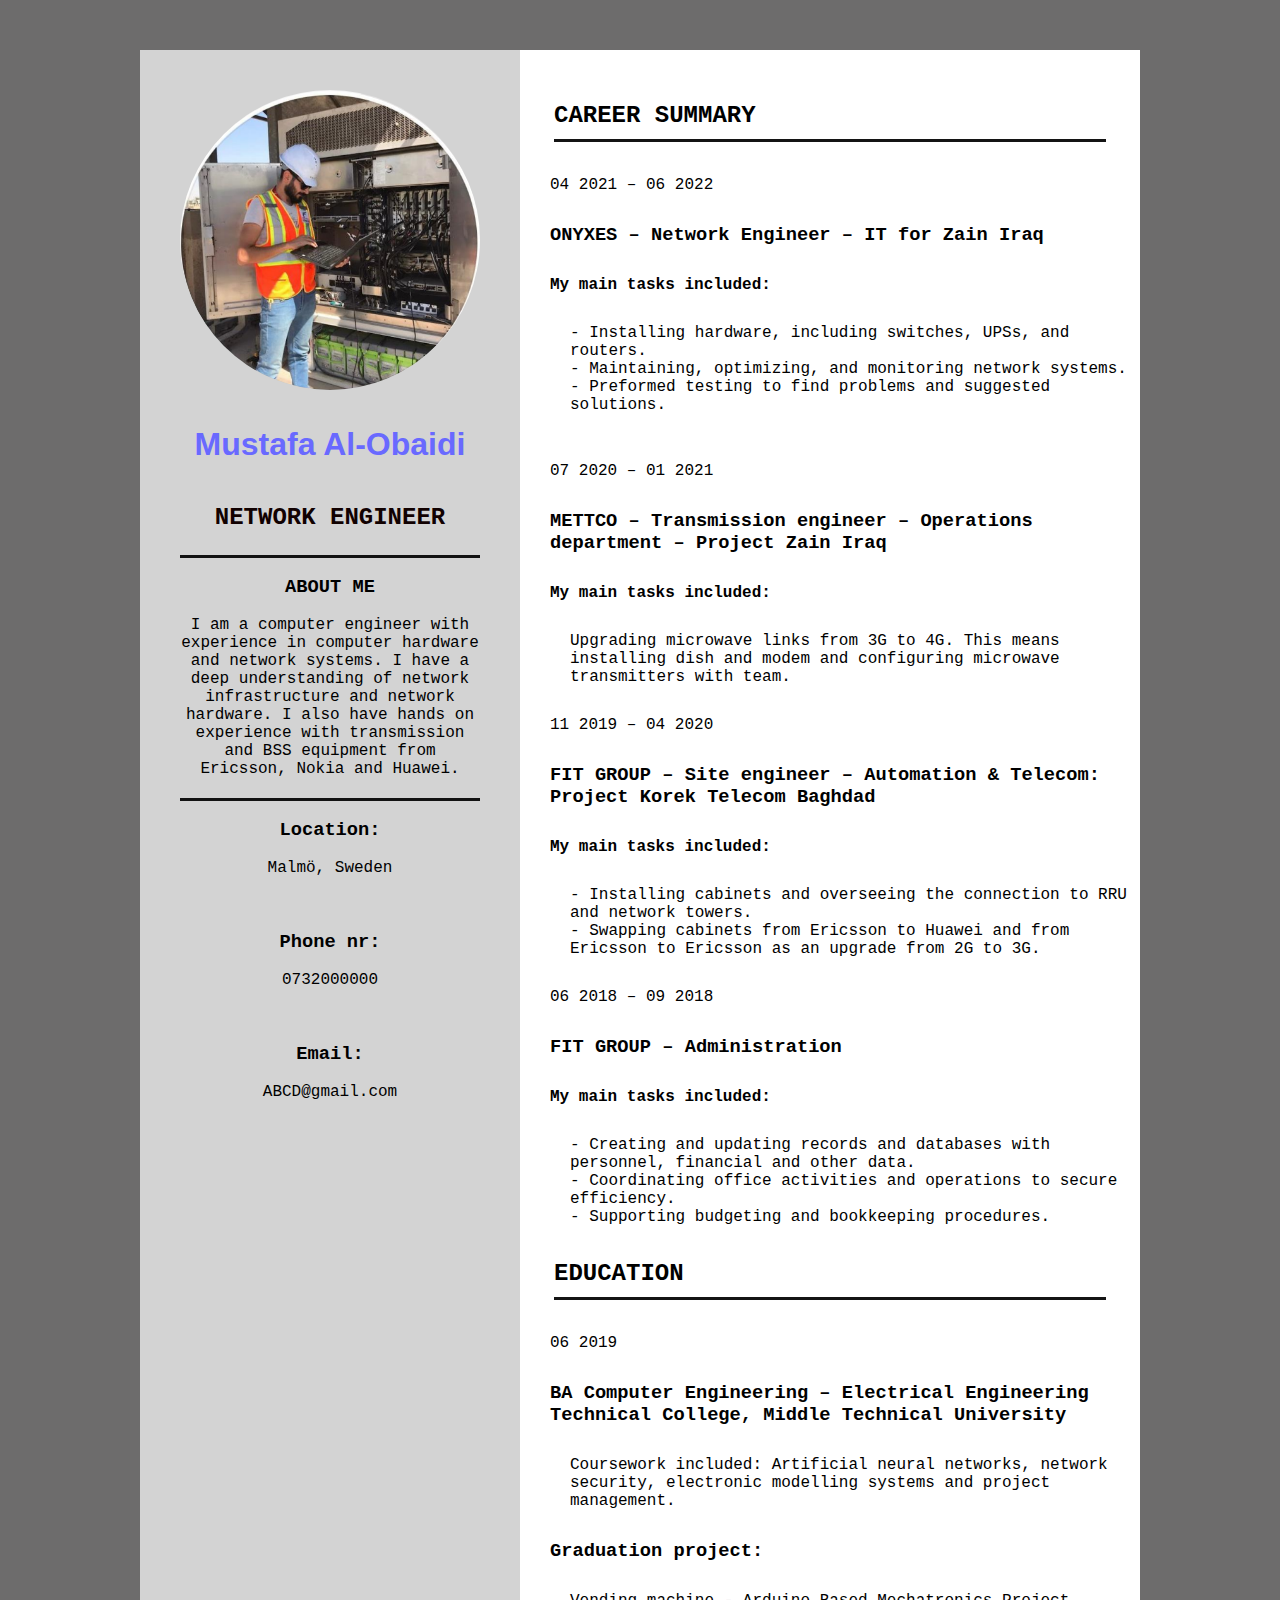
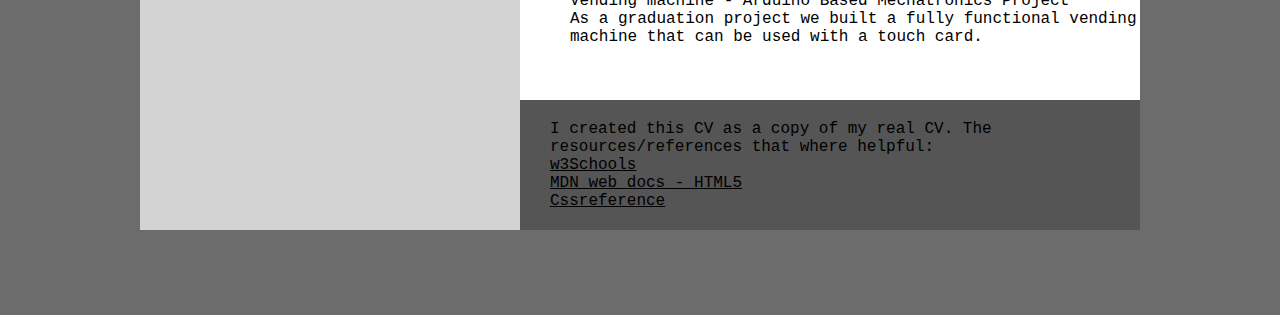
<file: Week01/index.html>
<!DOCTYPE html>
<html lang="en">
<head>
    <meta charset="UTF-8">
    <meta http-equiv="X-UA-Compatible" content="IE=edge">
    <meta name="viewport" content="width=device-width, initial-scale=1.0">
    <title>cv</title>
    <link rel="stylesheet" href="style.css">
</head>
<body>
    </div>
    <div class="container"> 
        <div class="left-side">
            <div class="profiletext">
            <div class="imgBox">
            <img src="img.jpg">
            </div>
        <br>
        <br>
            <h1 class="name">Mustafa Al-Obaidi</h1>
            <br>
            <span>
                <h2>Network Engineer</h2>
            </span>
            </div>
    <div class="contactInfo">
        <br>
        <h3 class="title">ABOUT ME</h3>
        <ul>
        <br>
            <span class="text">
                I am a computer engineer with experience in computer hardware and network systems. I have a deep understanding of network infrastructure and network hardware. I also have hands on experience with transmission and BSS equipment from Ericsson, Nokia and Huawei.
            </span>
        </ul>  
    </div>
    <div class="Location"> <br>
        <h3 class="title">Location:</h3>
        <br>
        <ul>Malmö, Sweden</ul>
        <br>
        <br>
    </div>
    <div class="phone"><br>
        <h3 class="title">Phone nr:</h3>
        <br>
        <ul> 0732000000</ul>
        <br>
        <br>
    </div>
    <div class="email"><br>
        <h3 class="title">Email: </h3>
        <br>
        <ul> ABCD@gmail.com</ul>
    </div>
    </div>
    <div class="right_side">
        <div class="CAREER SUMMARY">
            <br>
            <h2 class="title1">CAREER SUMMARY</h2>
            <p class="date">04 2021 – 06 2022</p>
            <h3 class="title2">ONYXES – Network Engineer – IT for Zain Iraq</h3>
                <p class="tasks">My main tasks included:</p>
                    <ul class="exp">- Installing hardware, including switches, UPSs, and routers.</ul>
                    <ul class="exp">- Maintaining, optimizing, and monitoring network systems.</ul>
                    <ul class="exp">- Preformed testing to find problems and suggested solutions.</ul>
            <br>
            <p class="date4">07 2020 – 01 2021</p>
            <h3 class="title7">METTCO – Transmission engineer – Operations department – Project Zain Iraq</h3>
                <p class="tasks3">My main tasks included:</p>
                    <ul class="exp3"> Upgrading microwave links from 3G to 4G. This means installing dish and modem and configuring microwave transmitters with team.</ul>
                    <p class="date3">11 2019 – 04 2020</p>
            <h3 class="title8">FIT GROUP – Site engineer – Automation & Telecom: Project Korek Telecom Baghdad</h3>
                <p class="tasks4">My main tasks included:</p>
                    <ul class="exp4">- Installing cabinets and overseeing the connection to RRU and network towers.</ul>
                    <ul class="exp4">- Swapping cabinets from Ericsson to Huawei and from Ericsson to Ericsson as an upgrade from 2G to 3G.</ul>
                <p class="date1">06 2018 – 09 2018</p>
            <h3 class="title3">FIT GROUP – Administration</h3>
                <p class="tasks1"> My main tasks included:</p>
                    <ul class="exp1">- Creating and updating records and databases with personnel, financial and other data.</ul>
                    <ul class="exp1">- Coordinating office activities and operations to secure efficiency.</ul>
                    <ul class="exp1">- Supporting budgeting and bookkeeping procedures.</ul>
            <h2 class="title4">EDUCATION</h2>
                <p class="date2">06 2019</p>
            <h3 class="title5">BA Computer Engineering – Electrical Engineering Technical College, Middle Technical University</h3>
                <ul class="exp5">Coursework included: Artificial neural networks, network security, electronic modelling systems and project management.</ul>  
            <h3 class="title6">Graduation project:</h3>
                <ul class="exp2">Vending machine - Arduino Based Mechatronics Project</ul>
                <ul class="exp2">As a graduation project we built a fully functional vending machine that can be used with a touch card.</ul>
            <br>
            <br>
            <br>               
        </div> <div class="footerWrap">
    <div class="footer">
      <div class="footerContent">
        <p>I created this CV as a copy of my real CV. The resources/references that where helpful:</p>
        <ul><a href="https://www.w3schools.com">w3Schools</a></ul>
        <ul><a href="https://developer.mozilla.org/en-US/docs/Glossary/HTML5">MDN web docs - HTML5</a></ul>
        <ul><a href="https://cssreference.io/">Cssreference</a></ul>      </div>     
    </div>
    </div>
    
</div>
</div> 
</body>



</html>
</file>
<file: Week01/style.css>
*

{
    margin: 0;
    padding: 0;
    box-sizing: border-box;
    font-family: monospace,sans-serif;
}

body {
    background:rgb(109, 108, 108);
    display: flex;
    justify-content: center;
    align-items: center;
    min-height: 100vh;
}

.container {
    position: relative;
    width: 100%;
    max-width: 1000px;
    min-height: 1000px;
    background: #fff;
    margin: 50px;
    display: grid; 
    grid-template-columns: 1fr 2fr;
    box-shadow: 0 35px 55px rgba(0, 0, 0, 0, 1)
}

.left-side {
    position: relative;
    background: lightgray;
    padding:40px;
}

.profiletext {
    position: relative;
    display: flex;
    flex-direction: column;
    align-items: center;
    padding-bottom: 20px;
    border-bottom: 3px solid rgba(8, 8, 8, 0.952);
}

.imgBox {
    position: relative;
    width: 300px;  
    height: 300px; 
    border-radius: 150px;
    overflow: hidden;
}  

.imgBox img {
    position: absolute;
    top: 0;
    left: 0;
    width: 100%;
    height: 100%;
    object-fit: cover;
}
 
.profiletext h2 {
    color: #110101;
    font-size: 1.5em;
    margin-top: 20px;
    text-transform: uppercase;
    text-align: center;
    font-weight: 600;
    line-height: 1.4em;
}
 
.profiletext h2 span {
   font-size: 0.8em;
   font-weight: 300;
}

.contactInfo {
    text-align: center;
    position: relative;
    display: flex;
    flex-direction: column;
    align-items: center;
    padding-bottom: 20px;
    border-bottom: 3px solid rgba(8, 8, 8, 0.952);

}

.Location, .email, .phone {
    text-align: center;
}

.container.right_side {
    position: relative;
    background: #fff;
    padding:40 px;
   }

.title1, .title4 {
    text-align: center;
    position: relative;
    display: flex;
    align-items: center;
    padding-bottom: 10px;
    margin: 34px;
    border-bottom: 3px solid rgba(8, 8, 8, 0.952);
}
     
.title2, .title3, .title5, .title6, .title7, .title8 {
   margin: 30px;
}

.tasks3, .tasks4, .tasks1, .tasks {
   margin:30px;
   font-weight: bold;
}

.exp, .exp1, .exp2, .exp3, .exp4, .exp5 {
   margin-left:50px;
}

.date, .date1, .date2, .date3, .date4 {
   margin:30px;
}

.name {
   color: rgb(105, 105, 255);
   font-family: 'Franklin Gothic Medium', 'Arial Narrow', Arial, sans-serif;
}

.footerWrap {
   width:50%;
   position: relative;
   bottom: 0px;
}
.footer {
   width:620px;
   margin:auto;
}
.footerContent {
   float:left;
   width:100%;
   background-color:#555;
   padding:20px 30px;
}

a {
   color: black;
 }
 
 a:visited {
   color: black;
 }
 
 a:hover {
   color: white;
 }
 
 a:active {
   color: white;
 }
</file>
